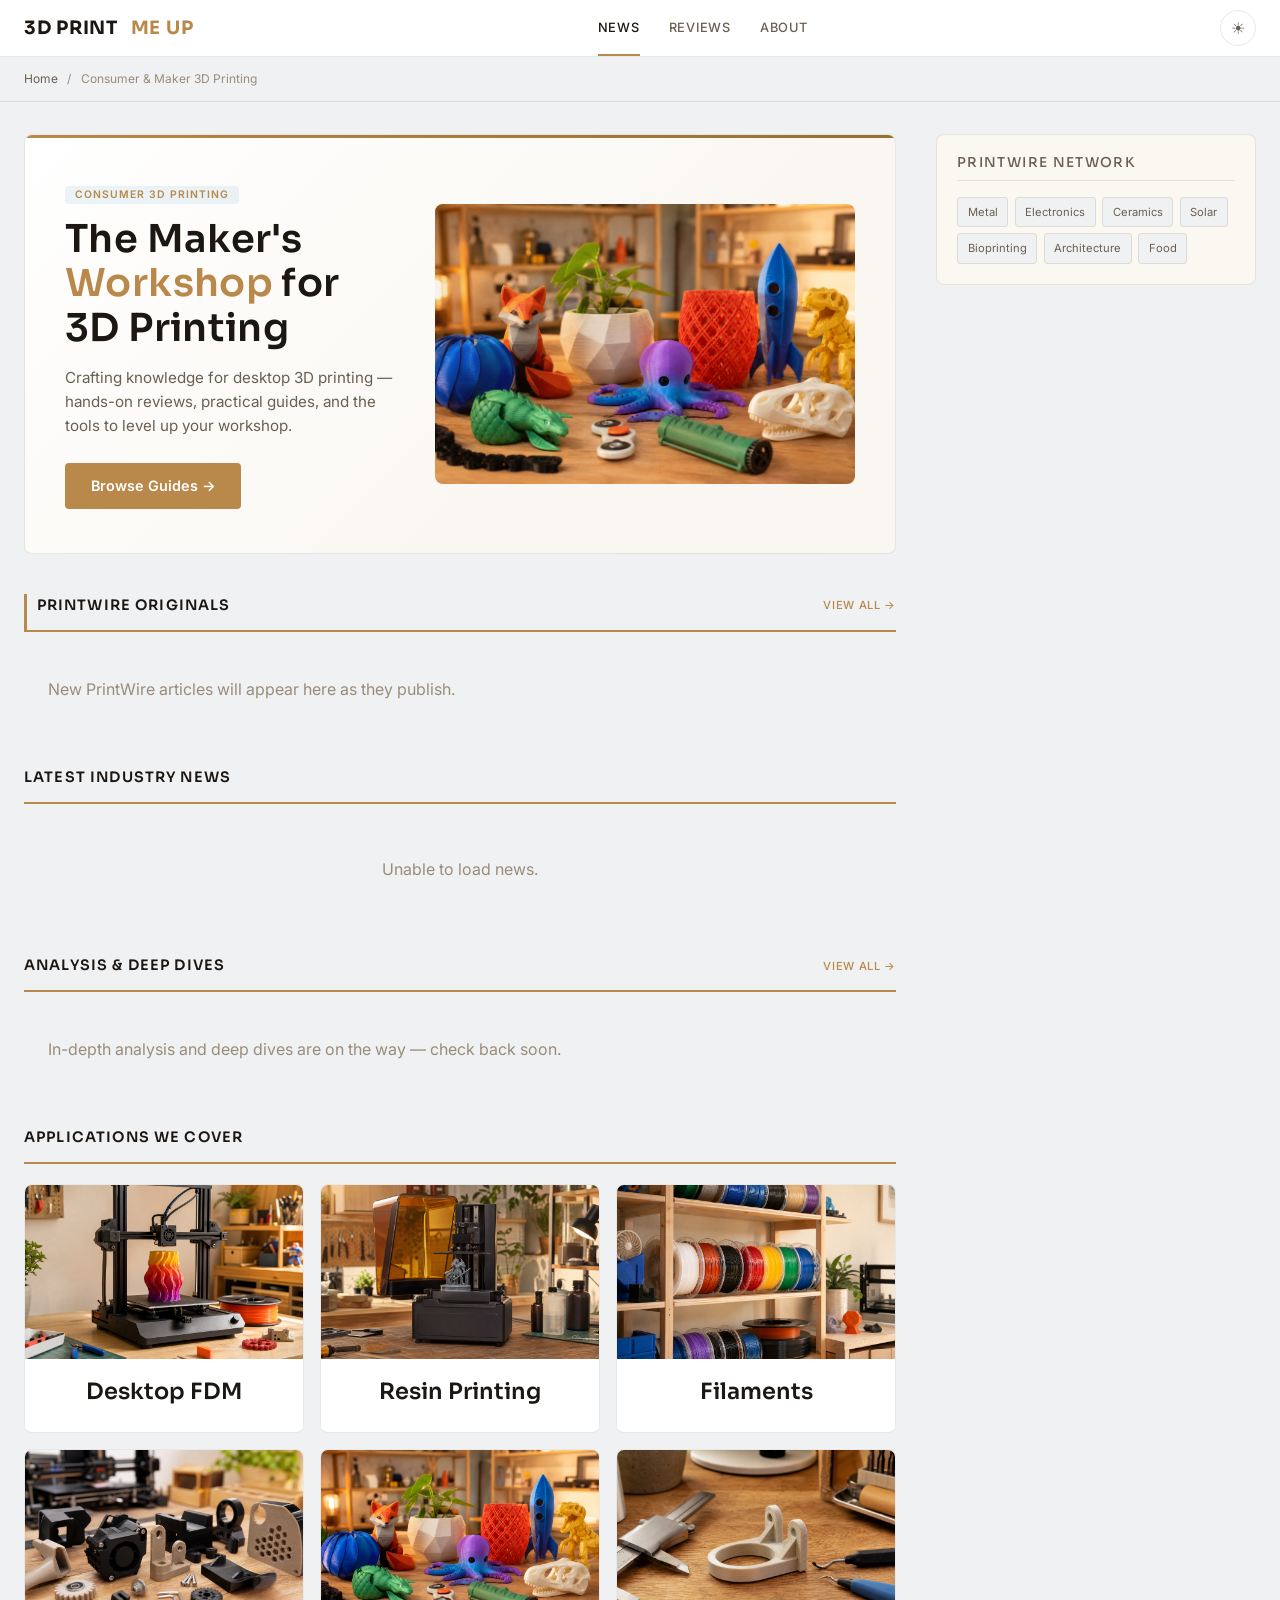
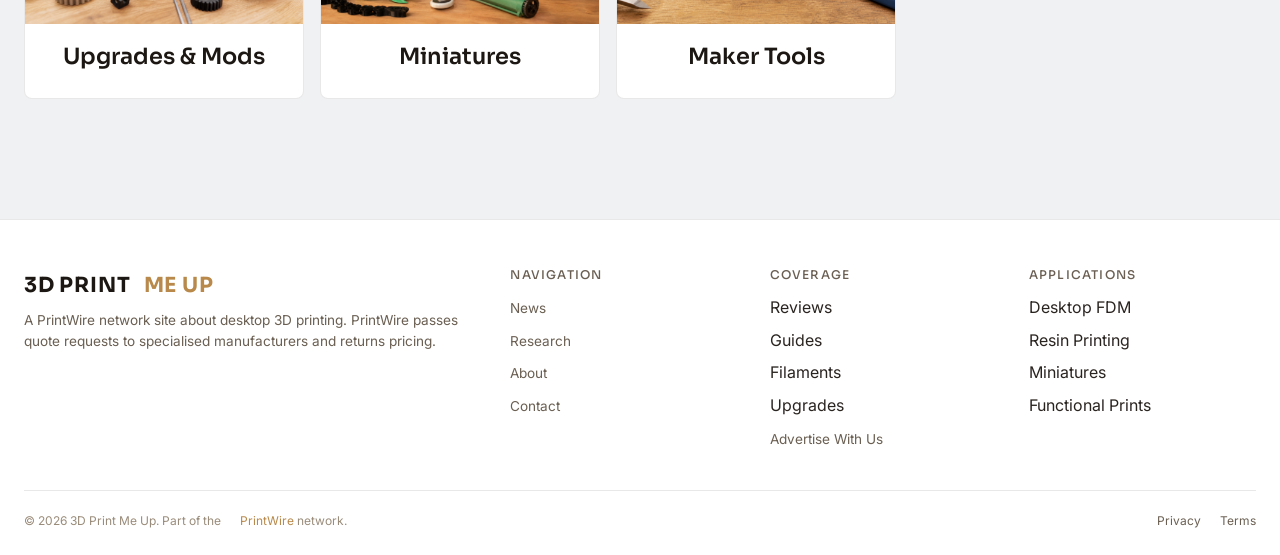
<file: static/index.html>
<!DOCTYPE html>
<html lang="en">
<head>
  <meta charset="UTF-8">
  <meta name="viewport" content="width=device-width, initial-scale=1.0">
  <meta name="description" content="3D Print Me Up is a PrintWire network site about desktop 3D printing. PrintWire passes quote requests to specialised manufacturers and returns pricing. PrintWire does not manufacture parts itself.">
  <title>3D Print Me Up | Desktop 3D printing</title>
  <link rel="preconnect" href="https://fonts.googleapis.com">
  <link rel="preconnect" href="https://fonts.gstatic.com" crossorigin>
  <link href="https://fonts.googleapis.com/css2?family=Sora:wght@400;500;600;700&family=Inter:wght@400;500;600&display=swap" rel="stylesheet">
  <link rel="stylesheet" href="css/editorial.css">
  <link rel="icon" type="image/svg+xml" href="/favicon.svg">
  <meta property="og:type" content="website">
  <meta property="og:title" content="3D Print Me Up | Desktop 3D printing">
  <meta property="og:description" content="3D Print Me Up is a PrintWire network site about desktop 3D printing. PrintWire passes quote requests to specialised manufacturers and returns pricing. PrintWire does not manufacture parts itself.">
  <meta property="og:image" content="https://3dprintmeup.com/images/mu01_desktop_printer.png">
  <meta property="og:url" content="https://3dprintmeup.com/">
  <meta name="twitter:card" content="summary_large_image">
  <meta name="twitter:image" content="https://3dprintmeup.com/images/mu01_desktop_printer.png">
</head>
<body>

<header class="ed-header">
  <div class="ed-header-inner">
    <a href="index.html" class="ed-logo">
      3D&nbsp;PRINT&nbsp;<span class="ed-logo-accent">ME&nbsp;UP</span>
    </a>
    <button class="ed-nav-toggle" aria-label="Menu" onclick="document.querySelector('.ed-nav').classList.toggle('open')">&#9776;</button>
    <nav class="ed-nav">
      <a href="index.html" class="active">News</a>
      <a href="/articles/">Reviews</a>
      <a href="about.html">About</a>
    </nav>
    <button class="ed-theme-toggle" id="themeToggle" aria-label="Toggle light/dark mode" title="Toggle light/dark mode">&#9790;</button>
  </div>
</header>

<div class="ed-breadcrumbs">
  <a href="index.html">Home</a> <span>/</span> Consumer &amp; Maker 3D Printing
</div>

<div class="ed-layout">
  <div class="ed-main">

    <article class="ed-hero-split">
      <div class="ed-hero-split-text">
        <span class="ed-badge">Consumer 3D Printing</span>
        <h1>The Maker's <span class="ed-hero-accent">Workshop</span> for 3D Printing</h1>
        <p class="ed-hero-excerpt">Crafting knowledge for desktop 3D printing — hands-on reviews, practical guides, and the tools to level up your workshop.</p>
        <a href="/articles/" class="ed-hero-cta">Browse Guides &rarr;</a>
      </div>
      <div class="ed-hero-visual">
        <img src="images/mu04_finished_prints.png" alt="Colorful finished desktop 3D prints">
      </div>
    </article>


    <div class="ed-section-label" style="border-left:3px solid var(--accent);padding-left:0.6rem;">
      PrintWire Originals
      <a href="/articles/">View All &rarr;</a>
    </div>
    <div class="ed-card-grid" id="pwOriginals">
      <div style="grid-column:1/-1;text-align:center;padding:2rem;color:var(--text-faint);">Loading PrintWire articles…</div>
    </div>

    <div class="ed-section-label">
      Latest Industry News
      
    </div>
    <div class="ed-card-grid" id="newsGrid">
      <div style="grid-column: 1/-1; text-align:center; padding:2rem; color:var(--text-faint);">Loading latest news…</div>
    </div>

    <div class="ed-section-label">
      Analysis &amp; Deep Dives
      <a href="/articles/">View All &rarr;</a>
    </div>
    <div class="ed-list" id="pwDeepDives">
      <div style="padding:1.5rem;color:var(--text-faint);">Loading analysis…</div>
    </div>

    <div class="ed-section-label">
      Applications We Cover
    </div>
    <div class="ed-card-grid" style="grid-template-columns: repeat(3, 1fr); gap: 1rem; margin-bottom: 2.5rem;">
      <div class="ed-card" style="text-align:center;">
        <img class="ed-card-img" src="images/mu01_desktop_printer.png" alt="Desktop FDM">
        <div class="ed-card-body"><h3>Desktop FDM</h3></div>
      </div>
      <div class="ed-card" style="text-align:center;">
        <img class="ed-card-img" src="images/mu05_resin_printer.png" alt="Resin Printing">
        <div class="ed-card-body"><h3>Resin Printing</h3></div>
      </div>
      <div class="ed-card" style="text-align:center;">
        <img class="ed-card-img" src="images/mu03_filament_spools.png" alt="Filaments">
        <div class="ed-card-body"><h3>Filaments</h3></div>
      </div>
      <div class="ed-card" style="text-align:center;">
        <img class="ed-card-img" src="images/mu07_upgrade_parts.png" alt="Upgrades &amp; Mods">
        <div class="ed-card-body"><h3>Upgrades &amp; Mods</h3></div>
      </div>
      <div class="ed-card" style="text-align:center;">
        <img class="ed-card-img" src="images/mu04_finished_prints.png" alt="Miniatures">
        <div class="ed-card-body"><h3>Miniatures</h3></div>
      </div>
      <div class="ed-card" style="text-align:center;">
        <img class="ed-card-img" src="images/mu08_maker_tools.png" alt="Maker Tools">
        <div class="ed-card-body"><h3>Maker Tools</h3></div>
      </div>
    </div>


  </div>

  <aside class="ed-sidebar">





    <div class="ed-sidebar-block">
      <h4>PrintWire Network</h4>
      <div class="ed-network-links">
        <a href="https://dmls3d.com">Metal</a>
        <a href="https://3dprintcircuitry.com">Electronics</a>
        <a href="https://3dprintceramics.com">Ceramics</a>
        <a href="https://3dprintsolar.com">Solar</a>
        <a href="https://3dprinttissue.com">Bioprinting</a>
        <a href="https://3dprintarchitecture.com">Architecture</a>
        <a href="https://3dprintfood.com">Food</a>
      </div>
    </div>


  </aside>
</div>

<footer class="ed-footer">
  <div class="ed-footer-inner">
    <div class="ed-footer-brand">
      <div class="ed-logo" style="font-size:1.3rem; margin-bottom: 0.5rem;">3D&nbsp;PRINT&nbsp;<span class="ed-logo-accent">ME&nbsp;UP</span></div>
      <p>A PrintWire network site about desktop 3D printing. PrintWire passes quote requests to specialised manufacturers and returns pricing.</p>
    </div>
    <div>
      <h4>Navigation</h4>
      <ul>
        <li><a href="index.html">News</a></li>
        <li><a href="/articles/">Research</a></li>
        <li><a href="about.html">About</a></li>
        <li><a href="contact.html">Contact</a></li>
      </ul>
    </div>
    <div>
      <h4>Coverage</h4>
      <ul>
        <li>Reviews</li>
        <li>Guides</li>
        <li>Filaments</li>
        <li>Upgrades</li>
        <li><a href="advertise.html">Advertise With Us</a></li>
      </ul>
    </div>
    <div>
      <h4>Applications</h4>
      <ul>
        <li>Desktop FDM</li>
        <li>Resin Printing</li>
        <li>Miniatures</li>
        <li>Functional Prints</li>
      </ul>
    </div>
  </div>
  <div class="ed-footer-bottom">
    <span>&copy; 2026 3D Print Me Up. Part of the <a href="https://3dprint.space" style="color:var(--accent);">PrintWire</a> network.</span>
    <span>
      <a href="/privacy.html">Privacy</a>
      <a href="/terms.html">Terms</a>
    </span>
  </div>
</footer>

<script>
document.querySelector('.ed-nav-toggle')?.addEventListener('click', () => {
  document.querySelector('.ed-nav').classList.toggle('open');
});

(function() {
  const btn = document.getElementById('themeToggle');
  const root = document.documentElement;
  function setTheme(theme) {
    root.setAttribute('data-theme', theme);
    localStorage.setItem('ed-theme', theme);
    btn.innerHTML = theme === 'dark' ? '&#9790;' : '&#9728;';
    btn.title = theme === 'dark' ? 'Switch to light mode' : 'Switch to dark mode';
  }
  const saved = localStorage.getItem('ed-theme');
  setTheme(saved || 'light');
  btn.addEventListener('click', () => {
    const current = root.getAttribute('data-theme') || 'light';
    setTheme(current === 'dark' ? 'light' : 'dark');
  });
})();

(function() {
  var grid = document.getElementById('newsGrid');
  var orig = document.getElementById('pwOriginals');

  var feeds = [
    { url: 'https://news.google.com/rss/search?q=desktop+3D+printer+Bambu+Prusa+Creality&hl=en-US&gl=US&ceid=US:en', name: 'Google News' },
    { url: 'https://news.google.com/rss/search?q=3D+printing+filament+maker+hobby&hl=en-US&gl=US&ceid=US:en', name: 'Google News' },
    { url: 'https://news.google.com/rss/search?q=consumer+3D+printer+review&hl=en-US&gl=US&ceid=US:en', name: 'Google News' },
    { url: 'https://3dprintingindustry.com/feed/', name: '3DPI' }
  ];

    function bestImg(item){
    var raw = '';
    var html = item.content || item.description || '';
    var m = html.match(/<img[^>]+src=["']([^"'>]+)["']/i);
    if (m) raw = m[1];
    if (!raw) raw = (item.enclosure && item.enclosure.link) || item.thumbnail || '';
    if (!raw) return '';
    var full = raw.replace(/-\d{2,4}x\d{2,4}(?=\.(jpg|jpeg|png|webp|gif)(\?|$))/i, '');
    return 'https://wsrv.nl/?url=' + encodeURIComponent(full) + '&w=800&h=534&fit=cover&a=attention&output=jpg&q=82';
  }
  var api = 'https://api.rss2json.com/v1/api.json?rss_url=';
  var rss = [];
  var localArts = [];
  var loaded = 0;
  var total = feeds.length;
  var fallbackImgs = ['images/mu01_desktop_printer.png','images/mu02_maker_bench.png','images/mu03_filament_spools.png','images/mu04_finished_prints.png','images/mu05_resin_printer.png','images/mu06_first_print.png','images/mu07_upgrade_parts.png','images/mu08_maker_tools.png','images/mu09_exotic_filament.png'];

  function stripHtml(html) {
    var dv = document.createElement('div'); dv.innerHTML = html;
    return dv.textContent || '';
  }
  function esc(s) {
    var dv = document.createElement('div'); dv.appendChild(document.createTextNode(s));
    return dv.innerHTML;
  }
  function card(a, i) {
    var img = a.img || fallbackImgs[i % fallbackImgs.length];
    var fb = fallbackImgs[(i+1) % fallbackImgs.length];
    var open = a.local
      ? 'onclick="location.href=\'' + esc(a.link) + '\'"'
      : 'onclick="window.open(\'' + esc(a.link) + '\',\'_blank\',\'noopener\')"';
    var linkAttrs = a.local ? 'href="' + esc(a.link) + '"'
      : 'href="' + esc(a.link) + '" target="_blank" rel="noopener"';
    var badge = a.local
      ? '<span class="ed-badge" style="background:var(--accent);color:#fff;">' + esc(a.source) + '</span>'
      : '<span class="ed-badge">' + esc(a.source) + '</span>';
    return '<article class="ed-card" style="cursor:pointer" ' + open + '>' +
      '<img class="ed-card-img" src="' + esc(img) + '" alt="" loading="lazy" onerror="this.onerror=null;this.src=\'' + fb + '\'">' +
      '<div class="ed-card-body">' + badge +
        '<div class="ed-card-meta">' + esc(a.dateStr || '') + '</div>' +
        '<h3><a ' + linkAttrs + ' onclick="event.stopPropagation()">' + esc(a.title) + '</a></h3>' +
        '<p class="ed-card-excerpt">' + esc(a.desc) + '</p>' +
      '</div></article>';
  }

  var localReady = fetch('network.json', { cache: 'no-store' })
    .then(function(r){ return r.ok ? r.json() : []; })
    .then(function(items){
      (items || []).forEach(function(it, i){
        localArts.push({ title: it.title, link: it.url, desc: it.summary || '',
          date: it.iso, dateStr: it.date, source: (it.origin || 'PrintWire'), local: true,
          img: it.img || fallbackImgs[i % fallbackImgs.length] });
      });
      if (orig) {
        orig.innerHTML = localArts.length
          ? localArts.slice(0, 6).map(card).join('')
          : '<div style="grid-column:1/-1;padding:1.5rem;color:var(--text-faint);">New PrintWire articles will appear here as they publish.</div>';
      }
    })
    .catch(function(){ if (orig) orig.innerHTML = ''; });

  var timeout = setTimeout(finish, 8000);
  feeds.forEach(function(feed) {
    fetch(api + encodeURIComponent(feed.url))
      .then(function(r){ return r.json(); })
      .then(function(data){
        if (data.status === 'ok' && data.items) {
          data.items.forEach(function(item){
            rss.push({ title: item.title, link: item.link,
              desc: stripHtml(item.description).substring(0,140) + '…',
              date: item.pubDate, source: feed.name, local: false,
              img: bestImg(item) });
          });
        }
      })
      .catch(function(){})
      .then(function(){ loaded++; if (loaded === total) { clearTimeout(timeout); finish(); } });
  });

  var done = false;
  function finish(){ if (done) return; done = true; localReady.then(render); }
  function render(){
    if (!grid) return;
    var merged = localArts.concat(rss);
    merged.forEach(function(a){ if (!a.dateStr && a.date) a.dateStr = new Date(a.date).toLocaleDateString('en-US',{year:'numeric',month:'short',day:'numeric'}); });
    merged.sort(function(a,b){ return new Date(b.date) - new Date(a.date); });
    var top = merged.slice(0, 8);
    grid.innerHTML = top.length
      ? top.map(card).join('')
      : '<div style="grid-column:1/-1;text-align:center;padding:2rem;color:var(--text-faint);">Unable to load news.</div>';
  }
})();

// -- Analysis & Deep Dives: PrintWire catalog in list format --
(function(){
  var box = document.getElementById('pwDeepDives');
  if (!box) return;
  function esc(s){var d=document.createElement('div');d.appendChild(document.createTextNode(s==null?'':s));return d.innerHTML;}
  var empty = '<div style="padding:1.5rem;color:var(--text-faint);">In-depth analysis and deep dives are on the way — check back soon.</div>';
  fetch('network.json',{cache:'no-store'})
    .then(function(r){ return r.ok ? r.json() : []; })
    .then(function(items){
      items = (items || []).slice();
      items.sort(function(a,b){ return (b.iso||'').localeCompare(a.iso||''); });
      if (!items.length){ box.innerHTML = empty; return; }
      box.innerHTML = items.slice(0,8).map(function(a){
        var img = a.img ? '<img src="'+esc(a.img)+'" alt="" loading="lazy">' : '';
        var meta = esc(a.date||'') + (a.origin ? ' · '+esc(a.origin) : '');
        return '<article class="ed-list-item">'+img+'<div>'+
          '<div class="ed-card-meta">'+meta+'</div>'+
          '<h3><a href="'+esc(a.url)+'">'+esc(a.title)+'</a></h3>'+
          '<p class="ed-card-excerpt">'+esc(a.summary||'')+'</p>'+
          '</div></article>';
      }).join('');
    })
    .catch(function(){ box.innerHTML = empty; });
})();
</script>
</body>
</html>
</file>
<file: static/css/editorial.css>
/* ============================================
   3dprintmetal.com — Editorial Layout
   Inspired by 3dnatives.com, modernized
   ============================================ */

/* ── Shared Tokens ───────────────────────────── */
:root {
  --accent: #00a8cc;
  --accent-dark: #008fad;
  --accent-dim: rgba(0,168,204,0.12);
  --red: #e53e3e;
  --radius: 8px;
  --radius-sm: 4px;
  --font-display: 'Oswald', sans-serif;
  --font-body: 'Inter', sans-serif;
  --transition: 0.25s cubic-bezier(0.4,0,0.2,1);
}

/* ── Dark Mode (default) ─────────────────────── */
:root, [data-theme="dark"] {
  --bg: #08090f;
  --bg-surface: #0e1019;
  --bg-card: #141620;
  --bg-card-hover: #1a1d2e;
  --bg-sidebar: #0f1118;
  --text: #e2e4e8;
  --text-dim: #8a8f9d;
  --text-faint: #555a68;
  --heading: #ffffff;
  --border: rgba(255,255,255,0.06);
  --border-accent: rgba(0,168,204,0.2);
  --shadow: 0 1px 3px rgba(0,0,0,0.4);
  --shadow-hover: 0 8px 24px rgba(0,0,0,0.5);
  --header-bg: rgba(8,9,15,0.92);
  --badge-bg: rgba(0,168,204,0.12);
  --input-bg: #0a0b12;
}

/* ── Light Mode ──────────────────────────────── */
[data-theme="light"] {
  --accent: #0077a8;
  --accent-dark: #005f85;
  --accent-dim: rgba(0,119,168,0.08);
  --bg: #f5f6f8;
  --bg-surface: #ffffff;
  --bg-card: #ffffff;
  --bg-card-hover: #f0f1f3;
  --bg-sidebar: #fafbfc;
  --text: #2d3748;
  --text-dim: #5a6577;
  --text-faint: #8e96a4;
  --heading: #1a202c;
  --border: rgba(0,0,0,0.08);
  --border-accent: rgba(0,119,168,0.2);
  --shadow: 0 1px 3px rgba(0,0,0,0.06);
  --shadow-hover: 0 8px 24px rgba(0,0,0,0.1);
  --header-bg: rgba(255,255,255,0.95);
  --badge-bg: rgba(0,119,168,0.08);
  --input-bg: #f0f1f3;
}

/* System preference when no manual choice */
@media (prefers-color-scheme: light) {
  :root:not([data-theme]) {
    --accent: #0077a8;
    --accent-dark: #005f85;
    --accent-dim: rgba(0,119,168,0.08);
    --bg: #f5f6f8;
    --bg-surface: #ffffff;
    --bg-card: #ffffff;
    --bg-card-hover: #f0f1f3;
    --bg-sidebar: #fafbfc;
    --text: #2d3748;
    --text-dim: #5a6577;
    --text-faint: #8e96a4;
    --heading: #1a202c;
    --border: rgba(0,0,0,0.08);
    --border-accent: rgba(0,119,168,0.2);
    --shadow: 0 1px 3px rgba(0,0,0,0.06);
    --shadow-hover: 0 8px 24px rgba(0,0,0,0.1);
    --header-bg: rgba(255,255,255,0.95);
    --badge-bg: rgba(0,119,168,0.08);
    --input-bg: #f0f1f3;
  }
}

/* ── Reset ───────────────────────────────────── */
*,*::before,*::after { margin:0;padding:0;box-sizing:border-box; }
html { scroll-behavior:smooth; font-size:16px; }
body {
  font-family: var(--font-body);
  color: var(--text);
  background: var(--input-bg);
  line-height: 1.65;
  -webkit-font-smoothing: antialiased;
  overflow-x: hidden;
}
a { color: inherit; text-decoration: none; }
img { max-width: 100%; display: block; }

/* ── Typography ──────────────────────────────── */
h1,h2,h3,h4 { font-family: var(--font-display); font-weight: 600; line-height: 1.15; color: var(--heading); }
h1 { font-size: clamp(2rem, 5vw, 3rem); letter-spacing: 0.01em; }
h2 { font-size: clamp(1.5rem, 3.5vw, 2.2rem); }
h3 { font-size: clamp(1.1rem, 2vw, 1.4rem); }
h4 { font-size: 0.85rem; text-transform: uppercase; letter-spacing: 0.1em; color: var(--text-dim); font-weight: 500; }

/* ── Header ──────────────────────────────────── */
.ed-header {
  position: sticky; top: 0; z-index: 100;
  background: var(--header-bg);
  backdrop-filter: blur(16px);
  border-bottom: 1px solid var(--border);
}
.ed-header-inner {
  max-width: 1280px;
  margin: 0 auto;
  display: flex;
  align-items: center;
  justify-content: space-between;
  padding: 0 1.5rem;
  height: 56px;
}
.ed-logo {
  font-family: var(--font-display);
  font-size: 1.15rem;
  font-weight: 700;
  color: var(--heading);
  letter-spacing: 0.04em;
  display: flex; align-items: center; gap: 0.5rem;
}
.ed-logo-accent { color: var(--accent); }
.ed-nav { display: flex; gap: 0; align-items: center; }
.ed-nav a {
  padding: 0 0.9rem;
  font-size: 0.8rem;
  font-weight: 500;
  color: var(--text-dim);
  text-transform: uppercase;
  letter-spacing: 0.06em;
  transition: color var(--transition);
  line-height: 56px;
  position: relative;
}
.ed-nav a:hover, .ed-nav a.active { color: var(--heading); }
.ed-nav a.active::after {
  content: ''; position: absolute; bottom: 0; left: 0.9rem; right: 0.9rem;
  height: 2px; background: var(--accent);
}
.ed-nav-toggle {
  display: none; background: none; border: none; color: var(--text);
  font-size: 1.5rem; cursor: pointer; padding: 0.5rem;
}

/* Theme toggle */
.ed-theme-toggle {
  background: none; border: 1px solid var(--border);
  color: var(--text-dim); cursor: pointer;
  width: 36px; height: 36px;
  border-radius: 50%;
  display: flex; align-items: center; justify-content: center;
  font-size: 1rem;
  transition: all var(--transition);
  margin-left: 0.5rem;
  flex-shrink: 0;
}
.ed-theme-toggle:hover { border-color: var(--accent); color: var(--accent); }

/* ── Breadcrumbs ─────────────────────────────── */
.ed-breadcrumbs {
  max-width: 1280px; margin: 0 auto;
  padding: 0.75rem 1.5rem;
  font-size: 0.75rem;
  color: var(--text-faint);
  border-bottom: 1px solid var(--border);
}
.ed-breadcrumbs a { color: var(--text-dim); transition: color var(--transition); }
.ed-breadcrumbs a:hover { color: var(--accent); }
.ed-breadcrumbs span { margin: 0 0.4rem; }

/* ── Layout ──────────────────────────────────── */
.ed-layout {
  max-width: 1280px;
  margin: 0 auto;
  display: grid;
  grid-template-columns: 1fr 320px;
  gap: 2.5rem;
  padding: 2rem 1.5rem;
  align-items: start;
}
.ed-main { min-width: 0; }
.ed-sidebar { position: sticky; top: 72px; }

/* ── Hero / Featured Story ───────────────────── */
.ed-hero {
  margin-bottom: 2.5rem;
  position: relative;
  border-radius: var(--radius);
  overflow: hidden;
  background: var(--bg-card);
}
.ed-hero img {
  width: 100%;
  aspect-ratio: 16/8;
  object-fit: cover;
  display: block;
}
.ed-hero-overlay {
  position: absolute; inset: 0;
  background: linear-gradient(0deg, rgba(8,9,15,0.95) 0%, rgba(8,9,15,0.3) 50%, transparent 100%);
}
[data-theme="light"] .ed-hero-overlay {
  background: linear-gradient(0deg, rgba(245,246,248,0.97) 0%, rgba(245,246,248,0.4) 50%, transparent 100%);
}
.ed-hero-content {
  position: absolute;
  bottom: 0; left: 0; right: 0;
  padding: 2rem 2.5rem;
}
.ed-hero .ed-badge { margin-bottom: 0.75rem; }
.ed-hero h1 { margin-bottom: 0.5rem; }
.ed-hero h1 a { color: var(--heading); transition: color var(--transition); }
.ed-hero h1 a:hover { color: var(--accent); }
.ed-hero-meta {
  font-size: 0.8rem;
  color: var(--text-dim);
  display: flex; gap: 1rem; align-items: center;
}
.ed-hero-excerpt {
  margin-top: 0.75rem;
  font-size: 0.95rem;
  color: var(--text-dim);
  line-height: 1.6;
  max-width: 600px;
}

/* ── Badge / Tag ─────────────────────────────── */
.ed-badge {
  display: inline-block;
  font-size: 0.65rem;
  font-weight: 600;
  text-transform: uppercase;
  letter-spacing: 0.1em;
  padding: 0.25rem 0.6rem;
  border-radius: var(--radius-sm);
  background: var(--badge-bg);
  color: var(--accent);
  line-height: 1;
}
.ed-badge.red { background: rgba(255,68,68,0.12); color: var(--red); }

/* ── Section Label ───────────────────────────── */
.ed-section-label {
  font-family: var(--font-display);
  font-size: 0.9rem;
  font-weight: 600;
  text-transform: uppercase;
  letter-spacing: 0.08em;
  color: var(--heading);
  margin-bottom: 1.25rem;
  padding-bottom: 0.75rem;
  border-bottom: 2px solid var(--accent);
  display: flex;
  align-items: center;
  justify-content: space-between;
}
.ed-section-label a {
  font-family: var(--font-body);
  font-size: 0.7rem;
  font-weight: 500;
  color: var(--accent);
  text-transform: uppercase;
  letter-spacing: 0.06em;
}

/* ── Article Cards ───────────────────────────── */
.ed-card-grid {
  display: grid;
  grid-template-columns: repeat(2, 1fr);
  gap: 1.5rem;
  margin-bottom: 2.5rem;
}
.ed-card {
  background: var(--bg-card);
  border-radius: var(--radius);
  overflow: hidden;
  border: 1px solid var(--border);
  transition: transform var(--transition), box-shadow var(--transition), border-color var(--transition);
}
.ed-card:hover {
  transform: translateY(-2px);
  box-shadow: var(--shadow-hover);
  border-color: var(--border-accent);
}
.ed-card-img {
  aspect-ratio: 16/10;
  object-fit: cover;
  width: 100%;
}
.ed-card-body { padding: 1.25rem; }
.ed-card-body .ed-badge { margin-bottom: 0.65rem; }
.ed-card-body h3 { margin-bottom: 0.5rem; }
.ed-card-body h3 a { color: var(--heading); transition: color var(--transition); }
.ed-card-body h3 a:hover { color: var(--accent); }
.ed-card-meta {
  font-size: 0.75rem;
  color: var(--text-faint);
  margin-bottom: 0.5rem;
}
.ed-card-excerpt {
  font-size: 0.85rem;
  color: var(--text-dim);
  line-height: 1.55;
  display: -webkit-box;
  -webkit-line-clamp: 3;
  -webkit-box-orient: vertical;
  overflow: hidden;
}

/* ── Article List (compact) ──────────────────── */
.ed-list { display: flex; flex-direction: column; gap: 1.25rem; margin-bottom: 2.5rem; }
.ed-list-item {
  display: grid;
  grid-template-columns: 200px 1fr;
  gap: 1rem;
  padding-bottom: 1.25rem;
  border-bottom: 1px solid var(--border);
  align-items: start;
}
.ed-list-item:last-child { border-bottom: none; padding-bottom: 0; }
.ed-list-item img {
  aspect-ratio: 16/10;
  object-fit: cover;
  border-radius: var(--radius-sm);
  width: 100%;
}
.ed-list-item h3 { font-size: 1.05rem; margin-bottom: 0.35rem; }
.ed-list-item h3 a { color: var(--heading); transition: color var(--transition); }
.ed-list-item h3 a:hover { color: var(--accent); }

/* ── Sidebar ─────────────────────────────────── */
.ed-sidebar-block {
  background: var(--bg-sidebar);
  border: 1px solid var(--border);
  border-radius: var(--radius);
  padding: 1.25rem;
  margin-bottom: 1.5rem;
}
.ed-sidebar-block h4 {
  margin-bottom: 1rem;
  padding-bottom: 0.6rem;
  border-bottom: 1px solid var(--border);
}

/* Newsletter widget */
.ed-newsletter p { font-size: 0.85rem; color: var(--text-dim); margin-bottom: 1rem; line-height: 1.5; }
.ed-newsletter input[type="email"] {
  width: 100%;
  padding: 0.65rem 0.85rem;
  background: var(--input-bg);
  border: 1px solid var(--border);
  border-radius: var(--radius-sm);
  color: var(--text);
  font-size: 0.85rem;
  margin-bottom: 0.5rem;
  transition: border-color var(--transition);
}
.ed-newsletter input[type="email"]:focus { outline: none; border-color: var(--accent); }
.ed-newsletter button {
  width: 100%;
  padding: 0.65rem;
  background: var(--accent);
  border: none;
  border-radius: var(--radius-sm);
  color: #000;
  font-weight: 600;
  font-size: 0.8rem;
  cursor: pointer;
  transition: background var(--transition);
}
.ed-newsletter button:hover { background: var(--accent-dark); }

/* Popular posts widget */
.ed-popular-item {
  display: flex;
  gap: 0.75rem;
  padding: 0.65rem 0;
  border-bottom: 1px solid var(--border);
  align-items: start;
}
.ed-popular-item:last-child { border-bottom: none; }
.ed-popular-num {
  font-family: var(--font-display);
  font-size: 1.5rem;
  font-weight: 700;
  color: var(--accent-dim);
  line-height: 1;
  min-width: 1.8rem;
  color: rgba(0,217,255,0.3);
}
.ed-popular-item h3 { font-size: 0.85rem; font-weight: 500; line-height: 1.35; }
.ed-popular-item h3 a { color: var(--text); }
.ed-popular-item h3 a:hover { color: var(--accent); }
.ed-popular-meta { font-size: 0.7rem; color: var(--text-faint); margin-top: 0.2rem; }

/* Network links widget */
.ed-network-links { display: flex; flex-wrap: wrap; gap: 0.4rem; }
.ed-network-links a {
  font-size: 0.7rem;
  padding: 0.3rem 0.6rem;
  background: var(--input-bg);
  border: 1px solid var(--border);
  border-radius: var(--radius-sm);
  color: var(--text-dim);
  transition: all var(--transition);
}
.ed-network-links a:hover { border-color: var(--accent); color: var(--accent); }

/* ── Load More ───────────────────────────────── */
.ed-load-more {
  text-align: center;
  margin: 2rem 0;
}
.ed-load-more button {
  padding: 0.75rem 2.5rem;
  background: transparent;
  border: 1px solid var(--border);
  border-radius: var(--radius-sm);
  color: var(--text-dim);
  font-size: 0.8rem;
  font-weight: 500;
  cursor: pointer;
  letter-spacing: 0.04em;
  transition: all var(--transition);
}
.ed-load-more button:hover {
  border-color: var(--accent);
  color: var(--accent);
}

/* ── Stats Bar ───────────────────────────────── */
.ed-stats {
  display: grid;
  grid-template-columns: repeat(4, 1fr);
  gap: 1px;
  background: var(--border);
  border: 1px solid var(--border);
  border-radius: var(--radius);
  overflow: hidden;
  margin-bottom: 2.5rem;
}
.ed-stat {
  background: var(--bg-card);
  padding: 1.25rem;
  text-align: center;
}
.ed-stat-value {
  font-family: var(--font-display);
  font-size: 1.5rem;
  font-weight: 600;
  color: var(--accent);
}
.ed-stat-label {
  font-size: 0.7rem;
  text-transform: uppercase;
  letter-spacing: 0.08em;
  color: var(--text-faint);
  margin-top: 0.25rem;
}

/* ── Page Hero (inner pages) ─────────────────── */
.ed-page-hero {
  position: relative;
  border-radius: var(--radius);
  overflow: hidden;
  margin-bottom: 2.5rem;
  background: var(--bg-card);
}
.ed-page-hero img {
  width: 100%; aspect-ratio: 16/6; object-fit: cover;
}
.ed-page-hero-overlay {
  position: absolute; inset: 0;
  background: linear-gradient(0deg, rgba(8,9,15,0.9) 0%, rgba(8,9,15,0.4) 60%, transparent 100%);
}
[data-theme="light"] .ed-page-hero-overlay {
  background: linear-gradient(0deg, rgba(245,246,248,0.95) 0%, rgba(245,246,248,0.5) 60%, transparent 100%);
}
.ed-page-hero-content {
  position: absolute; bottom: 0; left: 0; right: 0;
  padding: 2rem 2.5rem;
}
.ed-page-hero h1 { margin-bottom: 0.5rem; }
.ed-page-hero p { color: var(--text-dim); font-size: 1rem; max-width: 600px; }

/* ── Content Sections ────────────────────────── */
.ed-content { max-width: 1280px; margin: 0 auto; padding: 0 1.5rem; }
.ed-content-narrow { max-width: 860px; margin: 0 auto; padding: 0 1.5rem; }
.ed-section { margin-bottom: 3rem; }
.ed-section p { color: var(--text-dim); line-height: 1.75; margin-bottom: 1rem; font-size: 0.95rem; }
.ed-section p:last-child { margin-bottom: 0; }

/* Two-column content block */
.ed-two-col {
  display: grid;
  grid-template-columns: 1fr 1fr;
  gap: 2.5rem;
  align-items: start;
  margin-bottom: 2.5rem;
}
.ed-two-col img { border-radius: var(--radius); width: 100%; }

/* Content cards (mission, values, etc.) */
.ed-content-card {
  background: var(--bg-card);
  border: 1px solid var(--border);
  border-radius: var(--radius);
  padding: 1.75rem;
  transition: border-color var(--transition);
}
.ed-content-card:hover { border-color: var(--border-accent); }
.ed-content-card h3 { margin-bottom: 0.75rem; font-size: 1.15rem; }
.ed-content-card p { margin-bottom: 0; }
.ed-content-card .ed-icon {
  font-size: 1.5rem; margin-bottom: 0.75rem; display: block;
}
.ed-grid-2 { display: grid; grid-template-columns: 1fr 1fr; gap: 1.5rem; margin-bottom: 2.5rem; }
.ed-grid-3 { display: grid; grid-template-columns: repeat(3, 1fr); gap: 1.5rem; margin-bottom: 2.5rem; }
.ed-grid-4 { display: grid; grid-template-columns: repeat(4, 1fr); gap: 1.25rem; margin-bottom: 2.5rem; }

/* Service detail cards */
.ed-service-detail {
  display: grid;
  grid-template-columns: 280px 1fr;
  gap: 1.5rem;
  background: var(--bg-card);
  border: 1px solid var(--border);
  border-radius: var(--radius);
  overflow: hidden;
  margin-bottom: 1.25rem;
  transition: border-color var(--transition);
}
.ed-service-detail:hover { border-color: var(--border-accent); }
.ed-service-detail img { width: 100%; height: 100%; object-fit: cover; }
.ed-service-detail-body { padding: 1.5rem 1.5rem 1.5rem 0; }
.ed-service-detail-body h3 { margin-bottom: 0.5rem; }

/* Timeline */
.ed-timeline { position: relative; padding-left: 2.5rem; margin-bottom: 2.5rem; }
.ed-timeline::before {
  content: ''; position: absolute; left: 0.75rem; top: 0; bottom: 0;
  width: 2px; background: var(--border);
}
.ed-timeline-step {
  position: relative; margin-bottom: 2rem; padding-bottom: 0;
}
.ed-timeline-step:last-child { margin-bottom: 0; }
.ed-timeline-num {
  position: absolute; left: -2.5rem; top: 0;
  width: 1.5rem; height: 1.5rem;
  background: var(--accent);
  color: #000;
  border-radius: 50%;
  font-size: 0.7rem;
  font-weight: 700;
  display: flex; align-items: center; justify-content: center;
}
.ed-timeline-step h3 { font-size: 1.05rem; margin-bottom: 0.35rem; }

/* Forms */
.ed-form { max-width: 100%; }
.ed-form-group { margin-bottom: 1rem; }
.ed-form-group label {
  display: block; font-size: 0.8rem; font-weight: 500;
  color: var(--text-dim); margin-bottom: 0.35rem;
}
.ed-form-group .required { color: var(--red); }
.ed-form-group input, .ed-form-group textarea, .ed-form-group select {
  width: 100%;
  padding: 0.7rem 0.9rem;
  background: var(--input-bg);
  border: 1px solid var(--border);
  border-radius: var(--radius-sm);
  color: var(--text);
  font-family: var(--font-body);
  font-size: 0.9rem;
  transition: border-color var(--transition);
}
.ed-form-group input:focus, .ed-form-group textarea:focus, .ed-form-group select:focus {
  outline: none; border-color: var(--accent);
}
.ed-form-group textarea { resize: vertical; }
.ed-form-submit {
  padding: 0.75rem 2rem;
  background: var(--accent);
  border: none;
  border-radius: var(--radius-sm);
  color: #000;
  font-weight: 600;
  font-size: 0.9rem;
  cursor: pointer;
  transition: background var(--transition);
}
.ed-form-submit:hover { background: var(--accent-dark); }

/* CTA Banner */
.ed-cta-banner {
  background: var(--bg-card);
  border: 1px solid var(--border-accent);
  border-radius: var(--radius);
  padding: 2.5rem;
  text-align: center;
  margin-bottom: 2.5rem;
}
.ed-cta-banner h2 { margin-bottom: 0.5rem; }
.ed-cta-banner p { color: var(--text-dim); margin-bottom: 1.25rem; max-width: 500px; margin-left: auto; margin-right: auto; }
.ed-cta-banner a {
  display: inline-block;
  padding: 0.75rem 2rem;
  background: var(--accent);
  color: #000;
  font-weight: 600;
  border-radius: var(--radius-sm);
  transition: background var(--transition);
}
.ed-cta-banner a:hover { background: var(--accent-dark); }

/* Package cards (advertise) */
.ed-package {
  background: var(--bg-card);
  border: 1px solid var(--border);
  border-radius: var(--radius);
  padding: 1.75rem;
  transition: border-color var(--transition);
}
.ed-package:hover { border-color: var(--border-accent); }
.ed-package h3 { margin-bottom: 0.5rem; }
.ed-package .ed-price {
  font-family: var(--font-display);
  font-size: 1.8rem; font-weight: 600;
  color: var(--accent); margin-bottom: 1rem;
}
.ed-package .ed-price span { font-size: 0.9rem; color: var(--text-faint); }
.ed-package ul {
  list-style: none; padding: 0;
}
.ed-package li {
  font-size: 0.85rem; color: var(--text-dim);
  padding: 0.4rem 0;
  border-bottom: 1px solid var(--border);
  padding-left: 1.2rem;
  position: relative;
}
.ed-package li:last-child { border-bottom: none; }
.ed-package li::before {
  content: '\2713'; position: absolute; left: 0;
  color: var(--accent); font-size: 0.75rem;
}

/* Contact info cards */
.ed-info-card {
  display: flex; gap: 1rem; align-items: start;
  padding: 1rem;
  background: var(--bg-card);
  border: 1px solid var(--border);
  border-radius: var(--radius);
}
.ed-info-card .ed-icon { font-size: 1.5rem; flex-shrink: 0; }
.ed-info-card h4 { font-size: 0.8rem; margin-bottom: 0.25rem; }
.ed-info-card p { font-size: 0.85rem; color: var(--text-dim); margin: 0; }

/* Materials list */
.ed-materials-list { list-style: none; padding: 0; }
.ed-materials-list li {
  padding: 0.5rem 0;
  border-bottom: 1px solid var(--border);
  font-size: 0.9rem;
  color: var(--text-dim);
  padding-left: 1.2rem;
  position: relative;
}
.ed-materials-list li::before {
  content: ''; position: absolute; left: 0; top: 50%;
  width: 6px; height: 6px; border-radius: 50%;
  background: var(--accent); transform: translateY(-50%);
}

@media (max-width: 768px) {
  .ed-two-col { grid-template-columns: 1fr; }
  .ed-grid-2, .ed-grid-3, .ed-grid-4 { grid-template-columns: 1fr; }
  .ed-service-detail { grid-template-columns: 1fr; }
  .ed-service-detail img { aspect-ratio: 16/9; }
  .ed-service-detail-body { padding: 1.25rem; }
  .ed-page-hero-content { padding: 1.5rem; }
}

/* ── Footer ──────────────────────────────────── */
.ed-footer {
  background: var(--bg-surface);
  border-top: 1px solid var(--border);
  padding: 3rem 1.5rem 1.5rem;
  margin-top: 3rem;
}
.ed-footer-inner {
  max-width: 1280px;
  margin: 0 auto;
  display: grid;
  grid-template-columns: 2fr 1fr 1fr 1fr;
  gap: 2rem;
}
.ed-footer-brand p { font-size: 0.85rem; color: var(--text-dim); margin-top: 0.5rem; line-height: 1.5; }
.ed-footer h4 { font-size: 0.75rem; margin-bottom: 0.75rem; }
.ed-footer ul { list-style: none; }
.ed-footer li { margin-bottom: 0.4rem; }
.ed-footer li a { font-size: 0.85rem; color: var(--text-dim); transition: color var(--transition); }
.ed-footer li a:hover { color: var(--accent); }
.ed-footer-bottom {
  max-width: 1280px;
  margin: 2rem auto 0;
  padding-top: 1.25rem;
  border-top: 1px solid var(--border);
  font-size: 0.75rem;
  color: var(--text-faint);
  display: flex;
  justify-content: space-between;
  align-items: center;
}
.ed-footer-bottom a { color: var(--text-dim); margin-left: 1rem; }
.ed-footer-bottom a:hover { color: var(--accent); }

/* ── Responsive ──────────────────────────────── */
@media (max-width: 1024px) {
  .ed-layout { grid-template-columns: 1fr; }
  .ed-sidebar { position: static; }
}
@media (max-width: 768px) {
  .ed-card-grid { grid-template-columns: 1fr; }
  .ed-list-item { grid-template-columns: 140px 1fr; }
  .ed-hero-content { padding: 1.5rem; }
  .ed-hero h1 { font-size: 1.5rem; }
  .ed-footer-inner { grid-template-columns: 1fr 1fr; }
  .ed-stats { grid-template-columns: repeat(2, 1fr); }
  .ed-nav { display: none; }
  .ed-nav.open { display: flex; flex-direction: column; position: absolute; top: 56px; left: 0; right: 0; background: var(--bg); border-bottom: 1px solid var(--border); padding: 0.5rem 0; }
  .ed-nav.open a { line-height: 2.5; padding: 0 1.5rem; }
  .ed-nav-toggle { display: block; }
}
@media (max-width: 480px) {
  .ed-list-item { grid-template-columns: 1fr; }
  .ed-list-item img { aspect-ratio: 16/9; }
  .ed-footer-inner { grid-template-columns: 1fr; }
  .ed-hero-excerpt { display: none; }
}

/* ── Daylight scheme (energy-solar): warm light default + dark toggle, SOLAR-ORANGE accent ── */
/* -- Workshop scheme (consumer/maker): warm cream light default + dark toggle, toffee gold -- */
:root { --font-display: 'Sora', sans-serif; --font-body: 'Inter', sans-serif; }
:root, [data-theme="light"] {
  --accent: #B8894A; --accent-dark: #96702F; --accent-dim: rgba(184,137,74,0.12);
  --bg: #FAF7F2; --bg-surface: #FFFFFF; --bg-card: #FFFFFF; --bg-card-hover: #F3ECDF;
  --bg-sidebar: #FBF8F1; --text: #2A2420; --text-dim: #6A5F52; --text-faint: #9A8C7A;
  --heading: #1C1712; --border: rgba(42,36,32,0.10); --border-accent: rgba(184,137,74,0.30);
}
[data-theme="dark"] {
  --accent: #D4A853; --accent-dark: #B8894A; --accent-dim: rgba(212,168,83,0.16);
  --bg: #1E1A14; --bg-surface: #28221A; --bg-card: #28221A; --bg-card-hover: #332B20;
  --bg-sidebar: #221D16; --text: #F2EADD; --text-dim: #C3B4A1; --text-faint: #8B7B67;
  --heading: #FFFFFF; --border: rgba(255,255,255,0.09); --border-accent: rgba(212,168,83,0.30);
}
@media (prefers-color-scheme: dark) { :root:not([data-theme]) {
  --accent: #D4A853; --bg: #1E1A14; --bg-surface: #28221A; --bg-card: #28221A;
  --text: #F2EADD; --heading: #FFFFFF; --border: rgba(255,255,255,0.09);
} }
/* ── Signature two-column hero (restored from approved mockup) ── */
.ed-hero-accent { color: var(--accent); }
.ed-hero-split {
  display: grid;
  grid-template-columns: 1fr 420px;
  gap: 2.5rem;
  align-items: center;
  background: linear-gradient(135deg, var(--bg-card) 0%, var(--bg) 65%);
  border: 1px solid var(--border);
  border-radius: var(--radius);
  padding: 2.75rem 2.5rem;
  margin-bottom: 2.5rem;
  position: relative;
  overflow: hidden;
}
.ed-hero-split::before {
  content: ''; position: absolute; top: 0; left: 0; right: 0; height: 3px;
  background: linear-gradient(90deg, var(--accent), var(--accent-dark));
}
.ed-hero-split h1 { font-size: 2.4rem; line-height: 1.15; margin: 0.75rem 0 0.5rem; }
.ed-hero-split .ed-hero-excerpt { max-width: none; margin-top: 1rem; }
.ed-hero-cta {
  display: inline-block; margin-top: 1.5rem;
  padding: 0.7rem 1.6rem; border-radius: var(--radius-sm);
  background: var(--accent); color: #fff; font-weight: 600; font-size: 0.9rem;
  transition: transform var(--transition), box-shadow var(--transition);
}
.ed-hero-cta:hover { transform: translateY(-2px); box-shadow: 0 6px 20px var(--accent-dim); }
.ed-hero-visual {
  position: relative; border-radius: var(--radius); overflow: hidden; aspect-ratio: 3/2;
}
.ed-hero-visual img { width: 100%; height: 100%; object-fit: cover; display: block; }
.ed-hero-visual::after {
  content: ''; position: absolute; inset: 0;
  background: linear-gradient(135deg, var(--accent-dim) 0%, transparent 60%);
}
@media (max-width: 768px) {
  .ed-hero-split { grid-template-columns: 1fr; padding: 1.75rem 1.5rem; }
  .ed-hero-split h1 { font-size: 1.7rem; }
  .ed-hero-visual { order: -1; }
}
</file>
